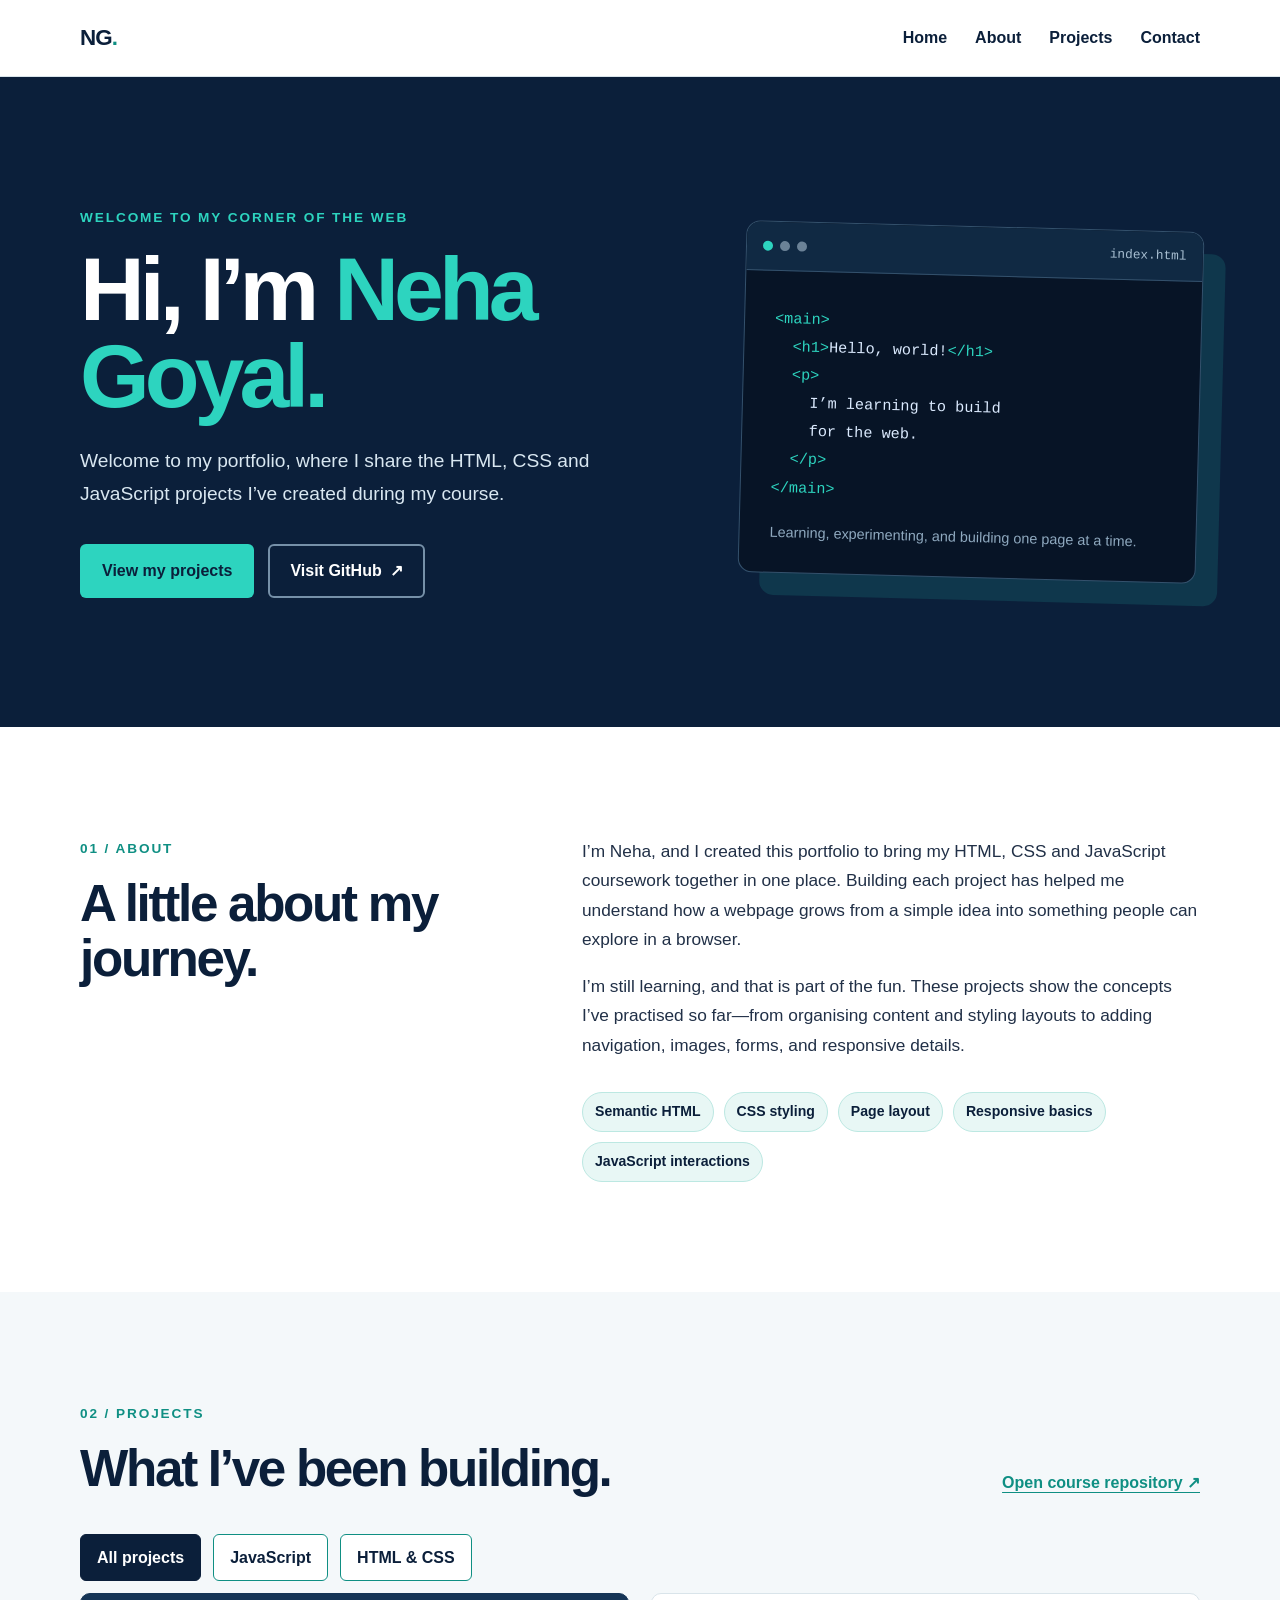
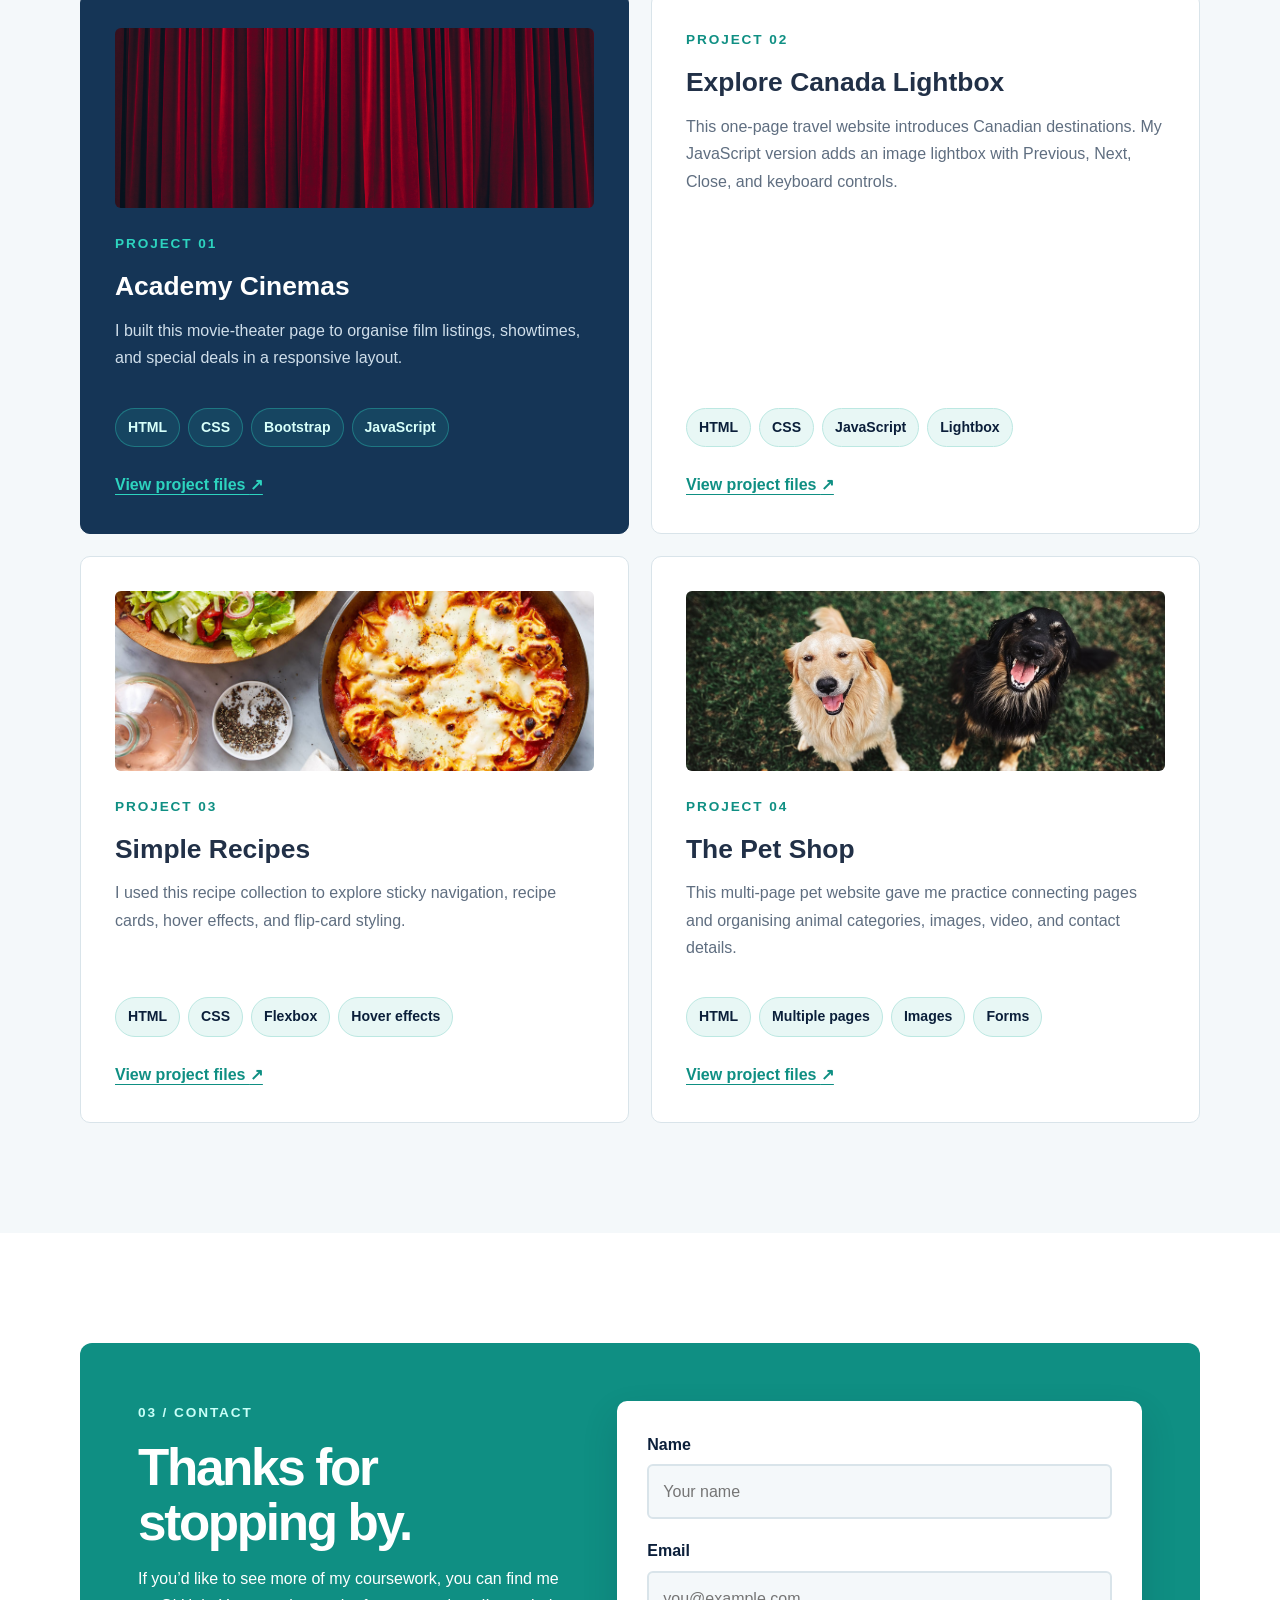
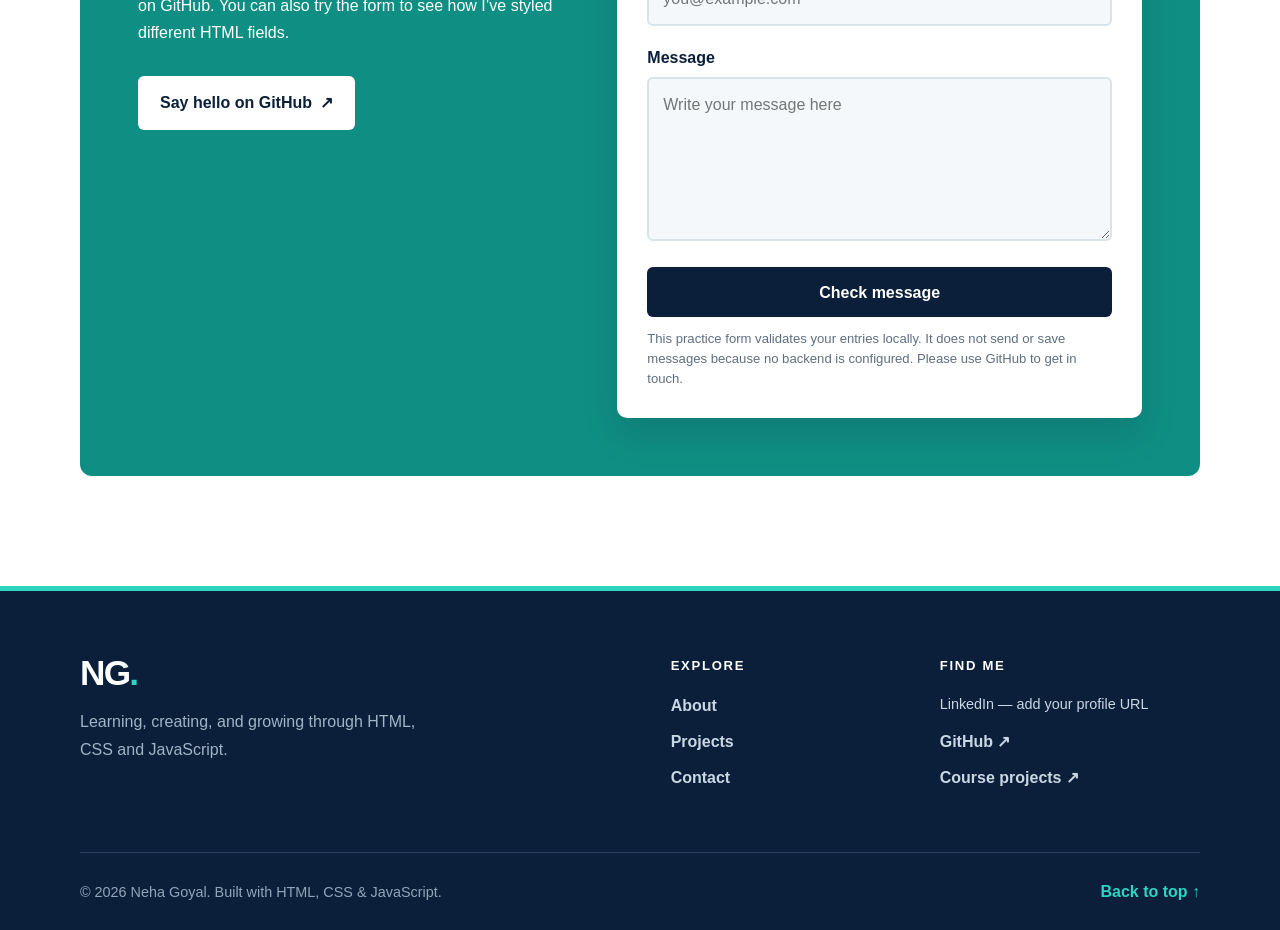
<file: portfolio/index.html>
<!DOCTYPE html>
<html lang="en">
<head>
    <meta charset="UTF-8">
    <meta name="viewport" content="width=device-width, initial-scale=1.0">
    <meta name="description" content="Neha Goyal's HTML, CSS and JavaScript course portfolio.">
    <title>Neha Goyal | HTML, CSS &amp; JavaScript Portfolio</title>
    <link rel="stylesheet" href="portfolio.css">
    <script src="portfolio.js" defer></script>
    <link rel="icon" type="image/svg+xml" href="data:image/svg+xml,%3Csvg xmlns='http://www.w3.org/2000/svg' viewBox='0 0 64 64'%3E%3Crect width='64' height='64' rx='12' fill='%230b1f3a'/%3E%3Cpath d='M18 46V18h7l14 18V18h7v28h-7L25 28v18z' fill='%232dd4bf'/%3E%3C/svg%3E">
</head>
<body>
    <a class="skip-link" href="#main-content">Skip to content</a>
    <!-- Navigation: each link jumps to a section with the matching id. -->
    <header class="site-header">
        <nav class="navigation page-width" aria-label="Main navigation">
            <a class="logo" href="#home" aria-label="Neha Goyal home">NG<span>.</span></a>
            <button class="menu-toggle" type="button" aria-expanded="false" aria-controls="nav-links" hidden>Menu</button>
            <ul class="nav-links" id="nav-links">
                <li><a href="#home">Home</a></li>
                <li><a href="#about">About</a></li>
                <li><a href="#projects">Projects</a></li>
                <li><a href="#contact">Contact</a></li>
            </ul>
        </nav>
    </header>

    <main id="main-content">
        <!-- Home introduces Neha and provides clear links to her work. -->
        <section class="hero" id="home">
            <div class="hero-content page-width">
                <div class="hero-copy">
                    <p class="eyebrow">Welcome to my corner of the web</p>
                    <h1>Hi, I’m <span>Neha Goyal.</span></h1>
                    <p class="intro">Welcome to my portfolio, where I share the HTML, CSS and JavaScript projects I’ve created during my course.</p>
                    <div class="hero-actions">
                        <a class="button button-primary" href="#projects">View my projects</a>
                        <a class="button button-secondary" href="https://github.com/NehaGoyal2296" target="_blank" rel="noopener noreferrer">Visit GitHub <span aria-hidden="true">↗</span></a>
                    </div>
                </div>

                <!-- A code-inspired card adds visual interest without using a stock portrait. -->
                <div class="code-card" aria-label="A simple HTML example introducing Neha">
                    <div class="window-bar" aria-hidden="true">
                        <span></span><span></span><span></span>
                        <p>index.html</p>
                    </div>
                    <pre><code><span class="code-blue">&lt;main&gt;</span>
  <span class="code-blue">&lt;h1&gt;</span>Hello, world!<span class="code-blue">&lt;/h1&gt;</span>
  <span class="code-blue">&lt;p&gt;</span>
    I’m learning to build
    for the web.
  <span class="code-blue">&lt;/p&gt;</span>
<span class="code-blue">&lt;/main&gt;</span></code></pre>
                    <p class="card-note">Learning, experimenting, and building one page at a time.</p>
                </div>
            </div>
        </section>

        <!-- About uses only facts supported by the course repository. -->
        <section class="section about" id="about">
            <div class="page-width two-column">
                <div>
                    <p class="section-number">01 / About</p>
                    <h2>A little about my journey.</h2>
                </div>
                <div class="about-copy">
                    <p>I’m Neha, and I created this portfolio to bring my HTML, CSS and JavaScript coursework together in one place. Building each project has helped me understand how a webpage grows from a simple idea into something people can explore in a browser.</p>
                    <p>I’m still learning, and that is part of the fun. These projects show the concepts I’ve practised so far—from organising content and styling layouts to adding navigation, images, forms, and responsive details.</p>
                    <div class="learning-list" aria-label="Topics shown in the coursework">
                        <span>Semantic HTML</span>
                        <span>CSS styling</span>
                        <span>Page layout</span>
                        <span>Responsive basics</span>
                        <span>JavaScript interactions</span>
                    </div>
                </div>
            </div>
        </section>

        <!-- Projects are based on folders found in Neha's course repository. -->
        <section class="section projects" id="projects">
            <div class="page-width">
                <div class="section-heading">
                    <div>
                        <p class="section-number">02 / Projects</p>
                        <h2>What I’ve been building.</h2>
                    </div>
                    <a class="text-link" href="https://github.com/NehaGoyal2296/HTML-and-CSS-Projects" target="_blank" rel="noopener noreferrer">Open course repository <span aria-hidden="true">↗</span></a>
                </div>

                <div class="project-filters" aria-label="Filter projects" hidden>
                    <button type="button" data-filter="all" aria-pressed="true">All projects</button>
                    <button type="button" data-filter="javascript" aria-pressed="false">JavaScript</button>
                    <button type="button" data-filter="html-css" aria-pressed="false">HTML &amp; CSS</button>
                </div>
                <p id="project-count" role="status"></p>
                <div class="project-grid">
                    <article class="project-card featured-project" data-category="javascript">
                        <img class="project-image" src="images/theater-curtains.jpg" alt="Theater curtains from my Academy Cinemas project" width="600" height="300" loading="lazy">
                        <p class="project-number">Project 01</p>
                        <h3>Academy Cinemas</h3>
                        <p>I built this movie-theater page to organise film listings, showtimes, and special deals in a responsive layout.</p>
                        <ul class="project-tags" aria-label="Technologies and features">
                            <li>HTML</li><li>CSS</li><li>Bootstrap</li><li>JavaScript</li>
                        </ul>
                        <a href="https://github.com/NehaGoyal2296/HTML-and-CSS-Projects/tree/main/academy-cinemas" target="_blank" rel="noopener noreferrer">View project files <span aria-hidden="true">↗</span></a>
                    </article>

                    <article class="project-card" data-category="javascript">
                        <p class="project-number">Project 02</p>
                        <h3>Explore Canada Lightbox</h3>
                        <p>This one-page travel website introduces Canadian destinations. My JavaScript version adds an image lightbox with Previous, Next, Close, and keyboard controls.</p>
                        <ul class="project-tags" aria-label="Technologies and features">
                            <li>HTML</li><li>CSS</li><li>JavaScript</li><li>Lightbox</li>
                        </ul>
                        <a href="https://github.com/NehaGoyal2296/JavaScript-Projects/tree/main/One-Page%20Website" target="_blank" rel="noopener noreferrer">View project files <span aria-hidden="true">↗</span></a>
                    </article>

                    <article class="project-card" data-category="html-css">
                        <img class="project-image" src="images/tortelloni.jpeg" alt="Tortelloni recipe from my Simple Recipes project" width="600" height="300" loading="lazy">
                        <p class="project-number">Project 03</p>
                        <h3>Simple Recipes</h3>
                        <p>I used this recipe collection to explore sticky navigation, recipe cards, hover effects, and flip-card styling.</p>
                        <ul class="project-tags" aria-label="Technologies and features">
                            <li>HTML</li><li>CSS</li><li>Flexbox</li><li>Hover effects</li>
                        </ul>
                        <a href="https://github.com/NehaGoyal2296/HTML-and-CSS-Projects/tree/main/Simple-Recipes" target="_blank" rel="noopener noreferrer">View project files <span aria-hidden="true">↗</span></a>
                    </article>

                    <article class="project-card" data-category="html-css">
                        <img class="project-image" src="images/dog.png" alt="Dog image from my Pet Shop project" width="600" height="300" loading="lazy">
                        <p class="project-number">Project 04</p>
                        <h3>The Pet Shop</h3>
                        <p>This multi-page pet website gave me practice connecting pages and organising animal categories, images, video, and contact details.</p>
                        <ul class="project-tags" aria-label="Technologies and features">
                            <li>HTML</li><li>Multiple pages</li><li>Images</li><li>Forms</li>
                        </ul>
                        <a href="https://github.com/NehaGoyal2296/HTML-and-CSS-Projects/tree/main/The-Pet-Shop-Website" target="_blank" rel="noopener noreferrer">View project files <span aria-hidden="true">↗</span></a>
                    </article>
                </div>
            </div>
        </section>

        <!-- Contact uses GitHub because no email address was provided. -->
        <section class="section contact" id="contact">
            <div class="page-width contact-panel">
                <div class="contact-intro">
                    <p class="section-number">03 / Contact</p>
                    <h2>Thanks for stopping by.</h2>
                    <p>If you’d like to see more of my coursework, you can find me on GitHub. You can also try the form to see how I’ve styled different HTML fields.</p>
                    <a class="button button-light" href="https://github.com/NehaGoyal2296" target="_blank" rel="noopener noreferrer">Say hello on GitHub <span aria-hidden="true">↗</span></a>
                </div>

                <!-- A real submission destination can be added later with the form action attribute. -->
                <form class="contact-form" novalidate aria-describedby="form-note">
                    <div class="form-group">
                        <label for="name">Name</label>
                        <input type="text" id="name" name="name" placeholder="Your name" autocomplete="name" required maxlength="100" aria-describedby="name-error">
                        <p class="field-error" id="name-error"></p>
                    </div>

                    <div class="form-group">
                        <label for="email">Email</label>
                        <input type="email" id="email" name="email" placeholder="you@example.com" autocomplete="email" required maxlength="254" aria-describedby="email-error">
                        <p class="field-error" id="email-error"></p>
                    </div>

                    <div class="form-group">
                        <label for="message">Message</label>
                        <textarea id="message" name="message" rows="5" placeholder="Write your message here" required minlength="10" maxlength="2000" aria-describedby="message-error"></textarea>
                        <p class="field-error" id="message-error"></p>
                    </div>

                    <button class="form-button" type="submit" disabled>Check message</button>
                    <p id="form-status" role="status" tabindex="-1"></p>
                    <noscript>Enable JavaScript to check this practice form. Messages are not sent.</noscript>
                    <p class="form-note" id="form-note">This practice form validates your entries locally. It does not send or save messages because no backend is configured. Please use GitHub to get in touch.</p>
                </form>
            </div>
        </section>
    </main>

    <!-- The footer repeats the most useful links and gives the page a strong finish. -->
    <footer class="site-footer">
        <div class="page-width footer-main">
            <div class="footer-brand">
                <a class="footer-logo" href="#home" aria-label="Return to the top">NG<span>.</span></a>
                <p>Learning, creating, and growing through HTML, CSS and JavaScript.</p>
            </div>

            <div class="footer-links">
                <p class="footer-heading">Explore</p>
                <a href="#about">About</a>
                <a href="#projects">Projects</a>
                <a href="#contact">Contact</a>
            </div>

            <div class="footer-links">
                <p class="footer-heading">Find me</p>
                <span class="profile-placeholder">LinkedIn — add your profile URL</span>
                <a href="https://github.com/NehaGoyal2296" target="_blank" rel="noopener noreferrer">GitHub <span aria-hidden="true">↗</span></a>
                <a href="https://github.com/NehaGoyal2296/HTML-and-CSS-Projects" target="_blank" rel="noopener noreferrer">Course projects <span aria-hidden="true">↗</span></a>
            </div>
        </div>

        <div class="page-width footer-bottom">
            <p>© 2026 Neha Goyal. Built with HTML, CSS &amp; JavaScript.</p>
            <a class="back-to-top" href="#home">Back to top <span aria-hidden="true">↑</span></a>
        </div>
    </footer>
</body>
</html>
</file>
<file: portfolio/portfolio.css>
/* ---------- Colour and spacing variables ---------- */
:root {
    --navy: #0b1f3a;
    --navy-light: #153556;
    --teal: #0f8f83;
    --teal-bright: #2dd4bf;
    --white: #ffffff;
    --off-white: #f4f8fa;
    --text: #213047;
    --muted: #5f6e80;
    --line: #d9e4ea;
    --shadow: 0 18px 50px rgba(11, 31, 58, 0.12);
}

/* A predictable box model makes widths easier to understand. */
* {
    box-sizing: border-box;
}

html {
    scroll-behavior: smooth;
    scroll-padding-top: 76px;
}

body {
    margin: 0;
    color: var(--text);
    background: var(--white);
    font-family: Arial, Helvetica, sans-serif;
    font-size: 16px;
    line-height: 1.7;
}

a {
    color: inherit;
}

.page-width {
    width: min(1120px, calc(100% - 48px));
    margin: 0 auto;
}

/* ---------- Navigation ---------- */
.site-header {
    position: sticky;
    top: 0;
    z-index: 10;
    background: rgba(255, 255, 255, 0.96);
    border-bottom: 1px solid var(--line);
}

.navigation {
    min-height: 76px;
    display: flex;
    align-items: center;
    justify-content: space-between;
}

.logo {
    color: var(--navy);
    font-size: 1.4rem;
    font-weight: 800;
    text-decoration: none;
    letter-spacing: -0.04em;
}

.logo span,
h1 span {
    color: var(--teal);
}

.nav-links {
    display: flex;
    gap: 28px;
    margin: 0;
    padding: 0;
    list-style: none;
}

.nav-links a {
    padding: 8px 0;
    color: var(--navy);
    font-weight: 700;
    text-decoration: none;
    border-bottom: 2px solid transparent;
    transition: color 0.2s ease, border-color 0.2s ease;
}

.nav-links a:hover,
.nav-links a:focus-visible {
    color: var(--teal);
    border-color: var(--teal);
}

/* ---------- Home section ---------- */
.hero {
    color: var(--white);
    background: var(--navy);
    overflow: hidden;
}

.hero-content {
    min-height: 650px;
    display: grid;
    grid-template-columns: 1.12fr 0.88fr;
    align-items: center;
    gap: 80px;
    padding-top: 72px;
    padding-bottom: 72px;
}

.eyebrow,
.section-number,
.project-number {
    margin: 0 0 16px;
    color: var(--teal);
    font-size: 0.85rem;
    font-weight: 800;
    letter-spacing: 0.14em;
    text-transform: uppercase;
}

h1,
h2,
h3,
p {
    margin-top: 0;
}

h1 {
    max-width: 760px;
    margin-bottom: 24px;
    font-size: clamp(3.2rem, 7vw, 5.8rem);
    line-height: 0.98;
    letter-spacing: -0.055em;
}

.intro {
    max-width: 620px;
    margin-bottom: 34px;
    color: #d9e7f1;
    font-size: 1.2rem;
}

.hero-actions {
    display: flex;
    flex-wrap: wrap;
    gap: 14px;
}

.button {
    display: inline-flex;
    align-items: center;
    justify-content: center;
    gap: 8px;
    min-height: 50px;
    padding: 11px 20px;
    border: 2px solid transparent;
    border-radius: 6px;
    font-weight: 800;
    text-decoration: none;
    transition: transform 0.2s ease, background 0.2s ease, color 0.2s ease;
}

.button:hover,
.button:focus-visible {
    transform: translateY(-2px);
}

.button-primary {
    color: var(--navy);
    background: var(--teal-bright);
}

.button-primary:hover,
.button-primary:focus-visible {
    background: var(--white);
}

.button-secondary {
    color: var(--white);
    border-color: #7690a8;
}

.button-secondary:hover,
.button-secondary:focus-visible {
    color: var(--navy);
    background: var(--white);
}

.code-card {
    overflow: hidden;
    color: #dbeafe;
    background: #071426;
    border: 1px solid #34516c;
    border-radius: 14px;
    box-shadow: 22px 22px 0 rgba(45, 212, 191, 0.13);
    transform: rotate(1.5deg);
}

.window-bar {
    display: flex;
    align-items: center;
    gap: 7px;
    padding: 13px 16px;
    background: #102943;
    border-bottom: 1px solid #34516c;
}

.window-bar span {
    width: 10px;
    height: 10px;
    background: #6b8297;
    border-radius: 50%;
}

.window-bar span:first-child {
    background: var(--teal-bright);
}

.window-bar p {
    margin: 0 0 0 auto;
    color: #a8bfd2;
    font-family: Consolas, monospace;
    font-size: 0.8rem;
}

.code-card pre {
    margin: 0;
    padding: 34px 30px 18px;
    overflow-x: auto;
    font-size: 0.95rem;
    line-height: 1.85;
}

.code-blue {
    color: var(--teal-bright);
}

.card-note {
    margin: 0;
    padding: 0 30px 28px;
    color: #8fa9bf;
    font-size: 0.9rem;
}

/* ---------- Shared section styles ---------- */
.section {
    padding: 110px 0;
}

.section h2 {
    max-width: 650px;
    margin-bottom: 24px;
    color: var(--navy);
    font-size: clamp(2.2rem, 4vw, 3.6rem);
    line-height: 1.08;
    letter-spacing: -0.045em;
}

.two-column {
    display: grid;
    grid-template-columns: 0.8fr 1.2fr;
    gap: 90px;
}

.about-copy {
    font-size: 1.08rem;
}

.about-copy > p {
    max-width: 650px;
}

.learning-list {
    display: flex;
    flex-wrap: wrap;
    gap: 10px;
    margin-top: 32px;
}

.learning-list span,
.project-tags li {
    padding: 7px 12px;
    color: var(--navy);
    background: #e8f7f5;
    border: 1px solid #bce8e2;
    border-radius: 100px;
    font-size: 0.88rem;
    font-weight: 700;
}

/* ---------- Project cards ---------- */
.projects {
    background: var(--off-white);
}

.section-heading {
    display: flex;
    align-items: end;
    justify-content: space-between;
    gap: 30px;
    margin-bottom: 38px;
}

.section-heading h2 {
    margin-bottom: 0;
}

.text-link,
.project-card > a {
    color: var(--teal);
    font-weight: 800;
    text-underline-offset: 4px;
}

.text-link:hover,
.text-link:focus-visible,
.project-card > a:hover,
.project-card > a:focus-visible {
    color: var(--navy);
}

.project-grid {
    display: grid;
    grid-template-columns: repeat(2, 1fr);
    gap: 22px;
}

.project-card {
    display: flex;
    flex-direction: column;
    min-height: 350px;
    padding: 34px;
    background: var(--white);
    border: 1px solid var(--line);
    border-radius: 10px;
    transition: transform 0.25s ease, box-shadow 0.25s ease, border-color 0.25s ease;
}

.project-card:hover {
    transform: translateY(-5px);
    border-color: #9bdad2;
    box-shadow: var(--shadow);
}

.featured-project {
    color: var(--white);
    background: var(--navy-light);
    border-color: var(--navy-light);
}

.featured-project .project-number,
.featured-project > a {
    color: var(--teal-bright);
}

.featured-project > a:hover,
.featured-project > a:focus-visible {
    color: var(--white);
}

.project-card h3 {
    margin-bottom: 14px;
    font-size: 1.65rem;
    line-height: 1.2;
}

.project-card p:not(.project-number) {
    color: var(--muted);
}

.featured-project p:not(.project-number) {
    color: #cfdeea;
}

.project-tags {
    display: flex;
    flex-wrap: wrap;
    gap: 8px;
    margin: auto 0 24px;
    padding: 20px 0 0;
    list-style: none;
}

.featured-project .project-tags li {
    color: #d7fffa;
    background: rgba(45, 212, 191, 0.1);
    border-color: rgba(45, 212, 191, 0.35);
}

/* ---------- Contact and footer ---------- */
.contact {
    background: var(--white);
}

.contact-panel {
    display: grid;
    grid-template-columns: 0.9fr 1.1fr;
    align-items: start;
    gap: 50px;
    padding: 58px;
    color: var(--white);
    background: var(--teal);
    border-radius: 12px;
}

.contact-panel h2 {
    margin-bottom: 14px;
    color: var(--white);
}

.contact-panel p {
    max-width: 620px;
}

.contact-panel .section-number {
    color: #c8fff8;
}

.button-light {
    margin-top: 14px;
    color: var(--navy);
    background: var(--white);
}

.button-light:hover,
.button-light:focus-visible {
    background: var(--teal-bright);
}

/* The form uses labels so every field is clear and accessible. */
.contact-form {
    padding: 30px;
    color: var(--text);
    background: var(--white);
    border-radius: 10px;
    box-shadow: 0 16px 35px rgba(11, 31, 58, 0.16);
}

.form-group {
    margin-bottom: 18px;
}

.form-group label {
    display: block;
    margin-bottom: 6px;
    color: var(--navy);
    font-weight: 800;
}

.form-group input,
.form-group textarea {
    width: 100%;
    padding: 12px 14px;
    color: var(--text);
    background: var(--off-white);
    border: 2px solid var(--line);
    border-radius: 6px;
    font: inherit;
    transition: border-color 0.2s ease, box-shadow 0.2s ease;
}

.form-group textarea {
    min-height: 130px;
    resize: vertical;
}

.form-group input:focus,
.form-group textarea:focus {
    outline: none;
    border-color: var(--teal);
    box-shadow: 0 0 0 3px rgba(15, 143, 131, 0.18);
}

.form-button {
    width: 100%;
    min-height: 50px;
    padding: 11px 20px;
    color: #637083;
    background: #dce4e8;
    border: 0;
    border-radius: 6px;
    font: inherit;
    font-weight: 800;
    cursor: not-allowed;
}

.form-note {
    margin: 12px 0 0;
    color: var(--muted);
    font-size: 0.82rem;
    line-height: 1.5;
}

.site-footer {
    color: #c8d7e4;
    background: var(--navy);
    border-top: 5px solid var(--teal-bright);
}

.footer-main {
    display: grid;
    grid-template-columns: 1.7fr 0.65fr 0.85fr;
    gap: 70px;
    padding-top: 64px;
    padding-bottom: 52px;
}

.footer-logo {
    display: inline-block;
    margin-bottom: 18px;
    color: var(--white);
    font-size: 2.2rem;
    font-weight: 800;
    line-height: 1;
    letter-spacing: -0.05em;
    text-decoration: none;
    transition: transform 0.2s ease;
}

.footer-logo span {
    color: var(--teal-bright);
}

.footer-logo:hover,
.footer-logo:focus-visible {
    transform: translateY(-3px);
}

.footer-brand p {
    max-width: 360px;
    margin-bottom: 0;
    color: #9fb4c6;
}

.footer-heading {
    margin-bottom: 14px;
    color: var(--white);
    font-size: 0.82rem;
    font-weight: 800;
    letter-spacing: 0.13em;
    text-transform: uppercase;
}

.footer-links {
    display: flex;
    align-items: flex-start;
    flex-direction: column;
}

.footer-links a {
    margin-bottom: 9px;
    color: #c8d7e4;
    font-weight: 700;
    text-decoration: none;
    transition: color 0.2s ease, transform 0.2s ease;
}

.footer-links a:hover,
.footer-links a:focus-visible {
    color: var(--teal-bright);
    transform: translateX(4px);
}

.footer-bottom {
    min-height: 78px;
    display: flex;
    align-items: center;
    justify-content: space-between;
    gap: 20px;
    border-top: 1px solid #2a425d;
}

.footer-bottom p {
    margin: 0;
    color: #8fa6ba;
    font-size: 0.9rem;
}

.back-to-top {
    color: var(--teal-bright);
    font-weight: 700;
    text-decoration: none;
    text-underline-offset: 4px;
}

.back-to-top:hover,
.back-to-top:focus-visible {
    color: var(--white);
    text-decoration: underline;
}

/* ---------- Smaller screens ---------- */
@media (max-width: 820px) {
    .hero-content,
    .two-column {
        grid-template-columns: 1fr;
        gap: 48px;
    }

    .hero-content {
        padding-top: 80px;
        padding-bottom: 80px;
    }

    .section {
        padding: 82px 0;
    }

    .section-heading,
    .contact-panel {
        align-items: flex-start;
    }

    .contact-panel {
        grid-template-columns: 1fr;
    }

    .project-grid {
        grid-template-columns: 1fr;
    }

    .footer-main {
        grid-template-columns: 1.5fr 1fr 1fr;
        gap: 36px;
    }
}

@media (max-width: 600px) {
    .page-width {
        width: min(100% - 32px, 1120px);
    }

    .navigation {
        min-height: auto;
        align-items: flex-start;
        flex-direction: column;
        gap: 10px;
        padding-top: 12px;
        padding-bottom: 12px;
    }

    .nav-links {
        width: 100%;
        justify-content: space-between;
        gap: 12px;
    }

    .nav-links a {
        font-size: 0.9rem;
    }

    html {
        scroll-padding-top: 112px;
    }

    h1 {
        font-size: 3rem;
    }

    .hero-actions,
    .hero-actions .button,
    .button-light {
        width: 100%;
    }

    .code-card {
        transform: none;
    }

    .project-card,
    .contact-panel {
        padding: 26px;
    }

    .footer-main {
        grid-template-columns: 1fr 1fr;
        gap: 34px;
        padding-top: 48px;
        padding-bottom: 38px;
    }

    .footer-brand {
        grid-column: 1 / -1;
    }

    .footer-bottom {
        align-items: flex-start;
        flex-direction: column;
        justify-content: center;
        padding-top: 22px;
        padding-bottom: 22px;
    }
}

/* Respect people who prefer less motion. */
@media (prefers-reduced-motion: reduce) {
    html {
        scroll-behavior: auto;
    }

    *,
    *::before,
    *::after {
        transition-duration: 0.01ms !important;
    }
}

/* JavaScript enhancements keep the original navy and teal design. */
[hidden] { display: none !important; }
.skip-link { position: fixed; top: -100px; left: 16px; z-index: 30; padding: 12px; background: white; color: var(--navy); }
.skip-link:focus { top: 12px; }
:focus-visible { outline: 3px solid var(--teal-bright); outline-offset: 4px; }
.hero .eyebrow, .hero h1 span { color: var(--teal-bright); }
.project-image { width: 100%; height: 180px; object-fit: cover; border-radius: 6px; margin-bottom: 24px; }
.project-filters { display: flex; flex-wrap: wrap; gap: 12px; margin-bottom: 12px; }
.project-filters button, .menu-toggle { min-height: 44px; padding: 9px 16px; border: 1px solid var(--teal); border-radius: 6px; background: white; color: var(--navy); font: inherit; font-weight: 700; cursor: pointer; }
.project-filters button[aria-pressed="true"] { background: var(--navy); color: white; border-color: var(--navy); }
.menu-toggle { display: none; }
.field-error { margin: 4px 0 0; font-size: .9rem; color: #a51d2d; }
[aria-invalid="true"] { border-color: #a51d2d !important; }
.form-button:enabled { background: var(--navy); color: white; cursor: pointer; }
.form-button:enabled:hover { background: var(--navy-light); }
#form-status { margin: 12px 0 0; font-weight: 700; }
#form-status:empty, .field-error:empty, #project-count:empty { display: none; }
.profile-placeholder { margin-bottom: 12px; color: #c8d7e4; font-size: .9rem; }
@media (max-width: 600px) {
    .navigation { flex-direction: row; align-items: center; flex-wrap: wrap; }
    .menu-toggle:not([hidden]) { display: block; }
    .navigation:has(.menu-toggle:not([hidden])) .nav-links { display: none; }
    .navigation:has(.menu-toggle:not([hidden])) .nav-links.is-open { display: flex; flex-wrap: wrap; }
    .contact-form { padding: 18px; min-width: 0; }
    .code-card { min-width: 0; }
    .code-card pre { padding: 24px 16px; font-size: .82rem; }
}
@media (max-width: 600px) {
    .section-heading { flex-direction: column; align-items: flex-start; gap: 18px; }
}
</file>
